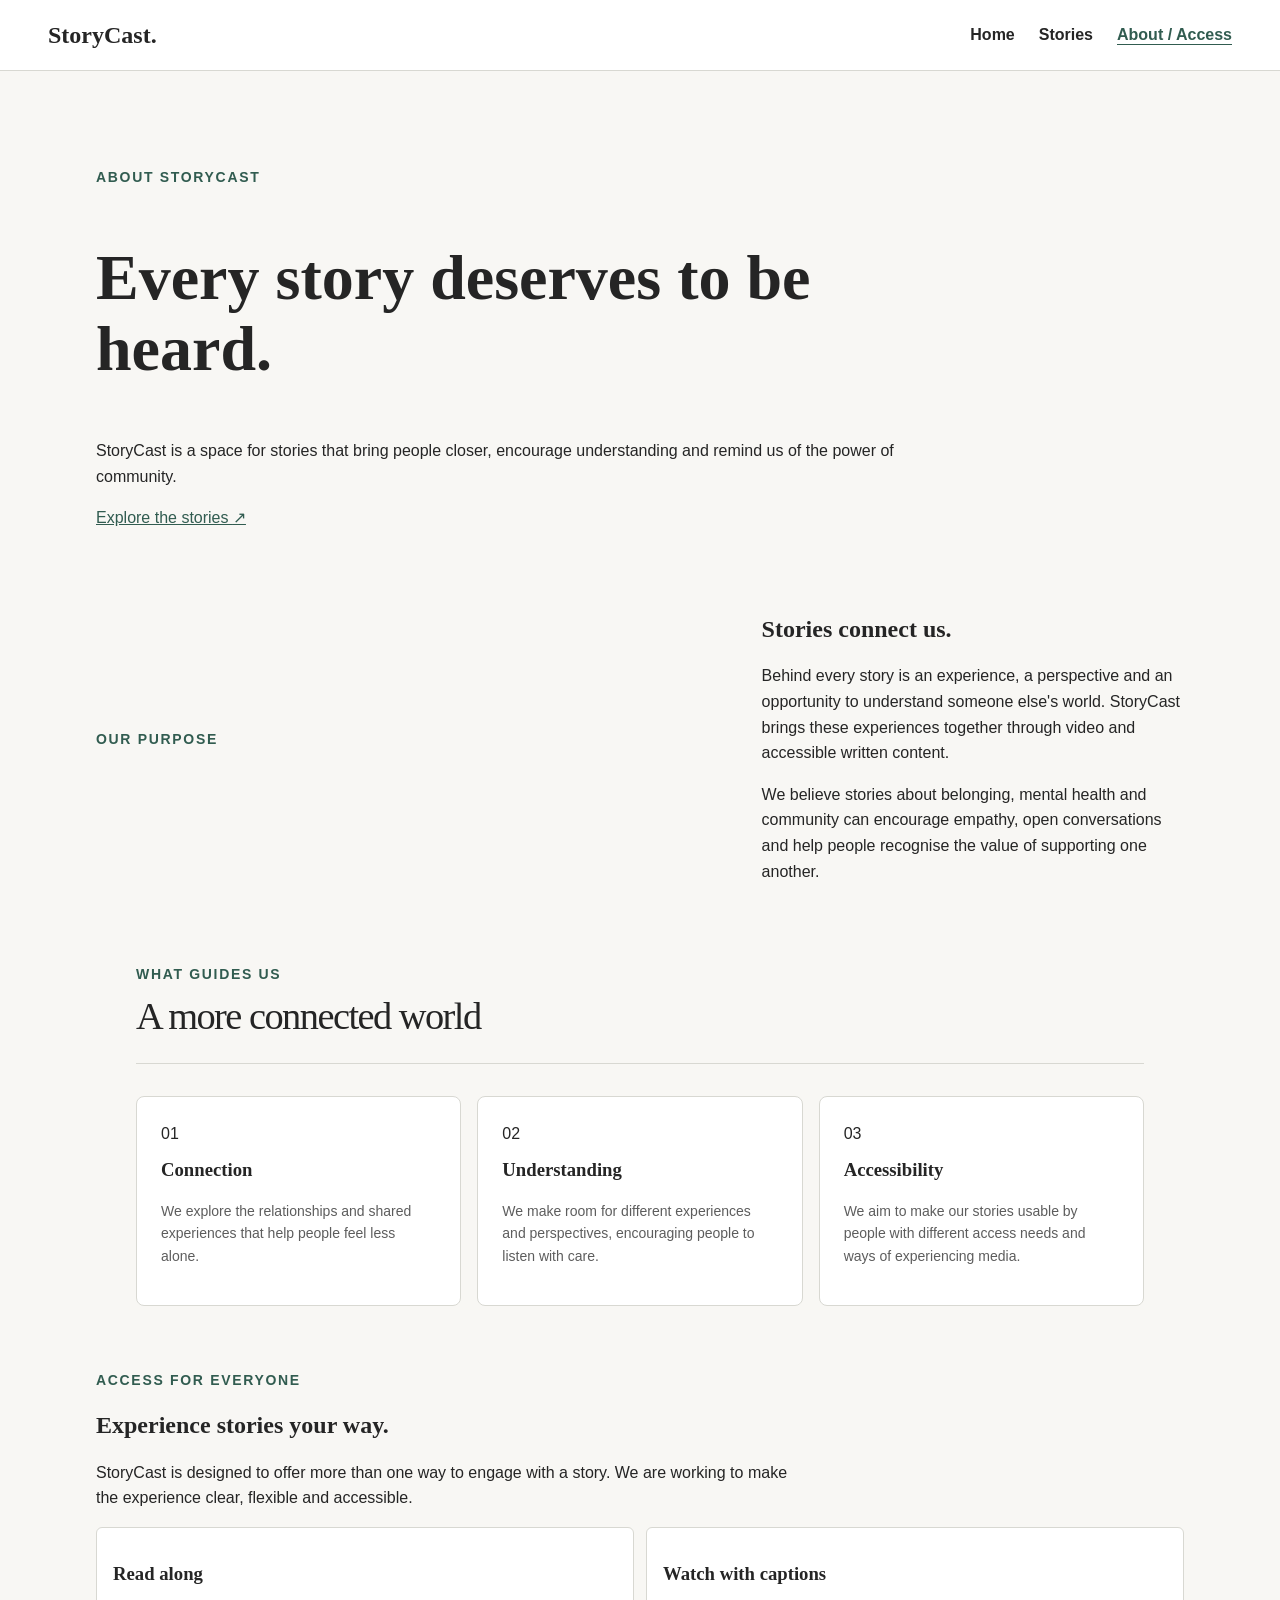
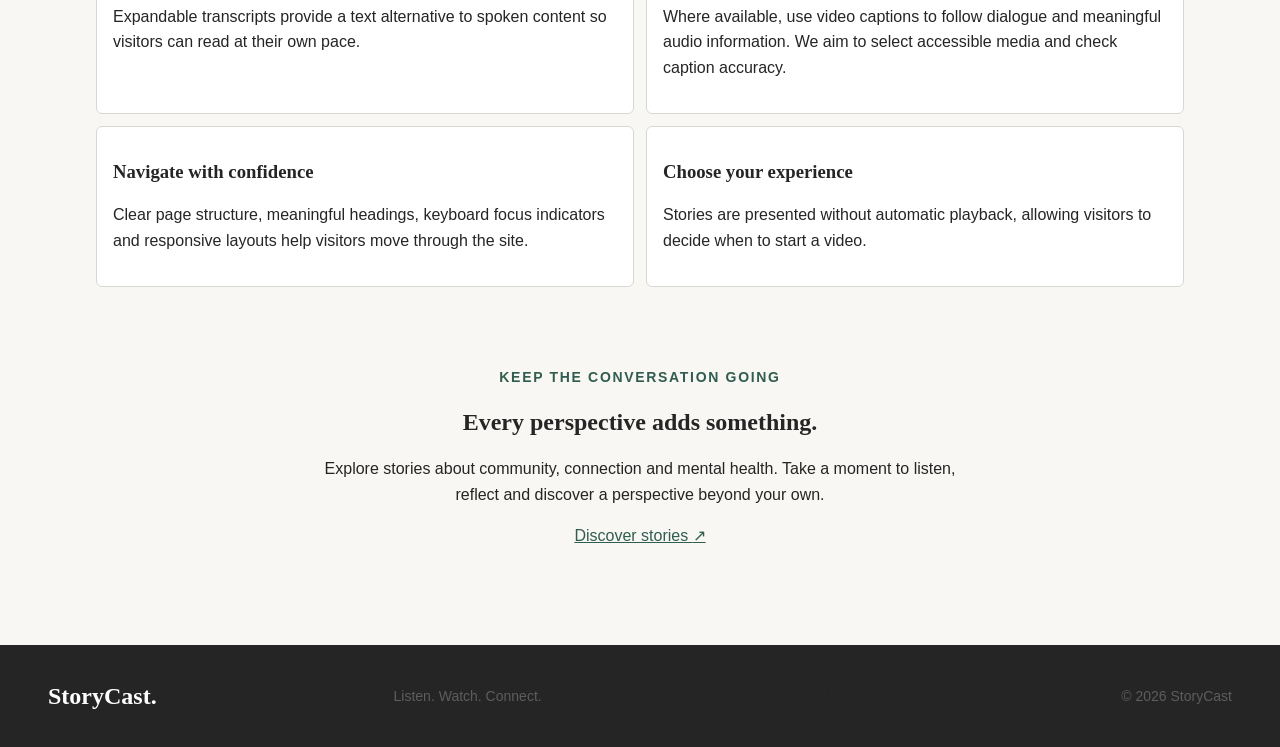
<file: about.html>
<!DOCTYPE html>
<html lang="en">
<head>
  <meta charset="UTF-8">
  <meta name="viewport" content="width=device-width, initial-scale=1.0">
  <meta name="description" content="Discover StoryCast's mission and learn how to access its stories.">
  <title>About &amp; Accessibility — StoryCast</title>
  <link rel="stylesheet" href="css/main.css">
</head>
<body>
  <a class="skip-link" href="#main-content">Skip to main content</a>

  <header class="site-header">
    <div class="container header-inner">
      <a class="site-logo" href="index.html" aria-label="StoryCast home">
        StoryCast<span aria-hidden="true">.</span>
      </a>

      <nav class="site-nav" aria-label="Main navigation">
        <a href="index.html">Home</a>
        <a href="index.html#featured-stories">Stories</a>
        <a href="about.html" aria-current="page">About / Access</a>
      </nav>
    </div>
  </header>

  <main id="main-content" class="site-main">
    <section class="about-hero container" aria-labelledby="about-title">
      <p class="eyebrow">About StoryCast</p>

      <h1 id="about-title">
        Every story deserves to be heard.
      </h1>

      <p class="about-hero__intro">
        StoryCast is a space for stories that bring people closer,
        encourage understanding and remind us of the power of
        community.
      </p>

      <a class="button-link" href="index.html#featured-stories">
        Explore the stories
        <span aria-hidden="true">↗</span>
      </a>
    </section>

    <section class="about-mission container"
             aria-labelledby="mission-title">
      <div class="about-mission__label">
        <p class="eyebrow">Our purpose</p>
      </div>

      <div class="about-mission__content">
        <h2 id="mission-title">Stories connect us.</h2>

        <p>
          Behind every story is an experience, a perspective and
          an opportunity to understand someone else's world.
          StoryCast brings these experiences together through video
          and accessible written content.
        </p>

        <p>
          We believe stories about belonging, mental health and
          community can encourage empathy, open conversations and
          help people recognise the value of supporting one another.
        </p>
      </div>
    </section>

    <section class="about-values"
             aria-labelledby="values-title">
      <div class="container">
        <div class="section-heading">
          <div>
            <p class="eyebrow">What guides us</p>
            <h2 id="values-title">A more connected world</h2>
          </div>
        </div>

        <div class="about-values__grid">
          <article class="about-value">
            <span class="about-value__number"
                  aria-hidden="true">01</span>
            <h3>Connection</h3>
            <p>
              We explore the relationships and shared experiences
              that help people feel less alone.
            </p>
          </article>

          <article class="about-value">
            <span class="about-value__number"
                  aria-hidden="true">02</span>
            <h3>Understanding</h3>
            <p>
              We make room for different experiences and
              perspectives, encouraging people to listen with care.
            </p>
          </article>

          <article class="about-value">
            <span class="about-value__number"
                  aria-hidden="true">03</span>
            <h3>Accessibility</h3>
            <p>
              We aim to make our stories usable by people with
              different access needs and ways of experiencing media.
            </p>
          </article>
        </div>
      </div>
    </section>

    <section class="access-section container"
             aria-labelledby="access-title">
      <div class="access-section__intro">
        <p class="eyebrow">Access for everyone</p>
        <h2 id="access-title">Experience stories your way.</h2>
        <p>
          StoryCast is designed to offer more than one way to
          engage with a story. We are working to make the experience
          clear, flexible and accessible.
        </p>
      </div>

      <div class="access-list">
        <article class="access-item">
          <h3>Read along</h3>
          <p>
            Expandable transcripts provide a text alternative to
            spoken content so visitors can read at their own pace.
          </p>
        </article>

        <article class="access-item">
          <h3>Watch with captions</h3>
          <p>
            Where available, use video captions to follow dialogue
            and meaningful audio information. We aim to select
            accessible media and check caption accuracy.
          </p>
        </article>

        <article class="access-item">
          <h3>Navigate with confidence</h3>
          <p>
            Clear page structure, meaningful headings, keyboard
            focus indicators and responsive layouts help visitors
            move through the site.
          </p>
        </article>

        <article class="access-item">
          <h3>Choose your experience</h3>
          <p>
            Stories are presented without automatic playback,
            allowing visitors to decide when to start a video.
          </p>
        </article>
      </div>
    </section>

    <section class="about-contribute"
             aria-labelledby="contribute-title">
      <div class="container about-contribute__inner">
        <p class="eyebrow">Keep the conversation going</p>

        <h2 id="contribute-title">
          Every perspective adds something.
        </h2>

        <p>
          Explore stories about community, connection and mental
          health. Take a moment to listen, reflect and discover
          a perspective beyond your own.
        </p>

        <a class="button-link"
           href="index.html#featured-stories">
          Discover stories
          <span aria-hidden="true">↗</span>
        </a>
      </div>
    </section>
  </main>

  <footer class="site-footer">
    <div class="container footer-inner">
      <a class="site-logo" href="index.html">
        StoryCast<span aria-hidden="true">.</span>
      </a>

      <p>Listen. Watch. Connect.</p>

      <a href="about.html" aria-current="page">About / Access</a>

      <p class="footer-copyright">&copy; 2026 StoryCast</p>
    </div>
  </footer>
</body>
</html>
</file>
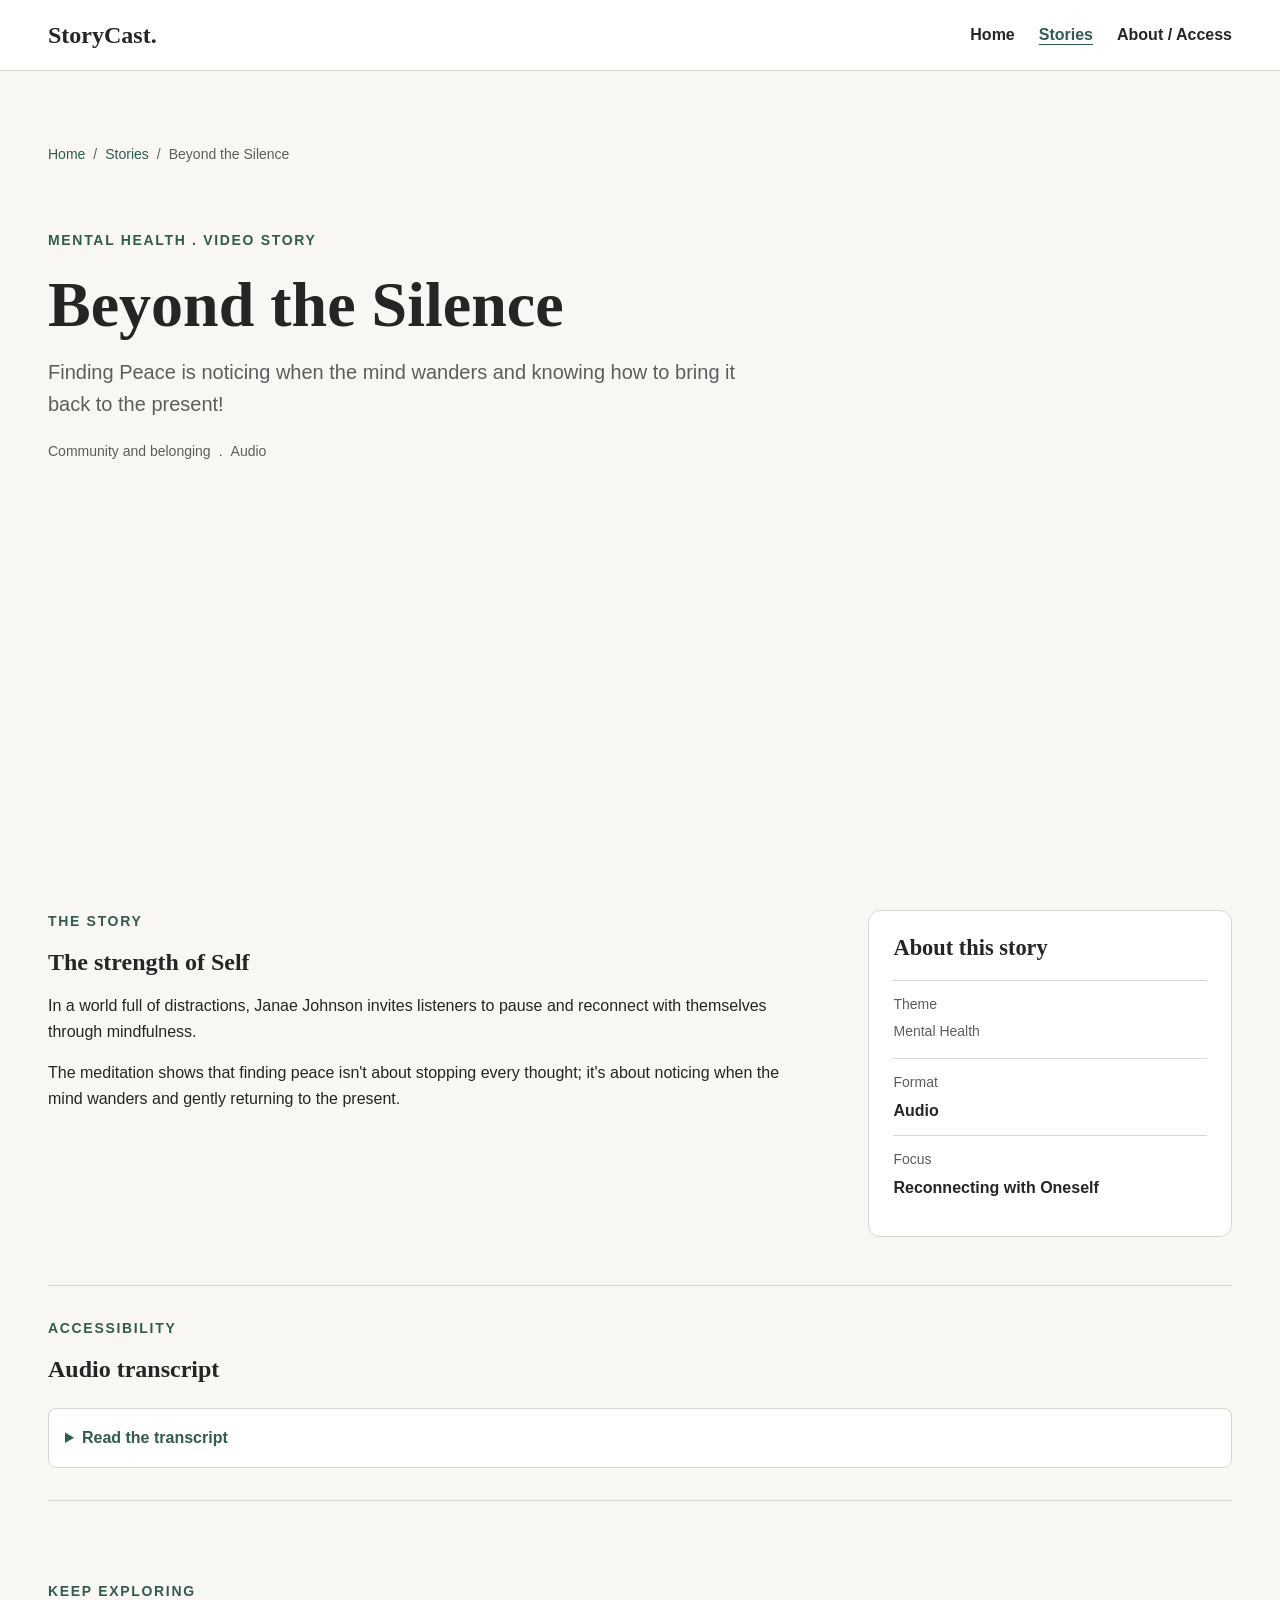
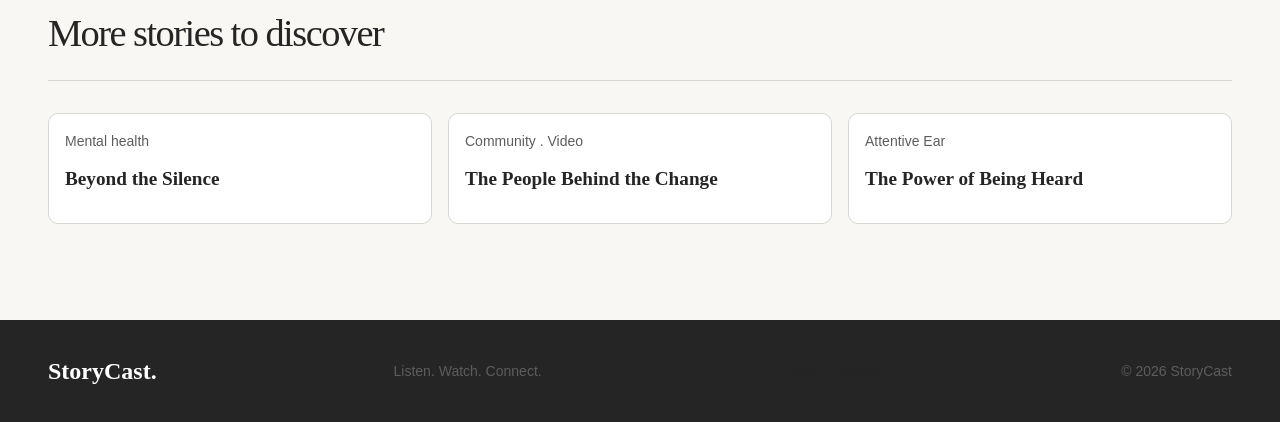
<file: story/beyond-the-silence.html>
<!DOCTYPE html>
<html lang="en">
<head>
    <meta charset="UTF-8">
    <meta name="viewport" content="width=device-width, initial-scale=1.0">

    <meta
        name="description"
        content="Discover Stronger Together, a StoryCast story about community, connection and collective action.">

        <title>Beyond the Silence - StoryCast</title>

        <link rel="stylesheet" href="../css/main.css">
</head>

<body>
    <a class="skip-link" href="#main-content">Skip to main content</a>

    <header class="site-header">
        <div class="container header-inner">
            <a class="site-logo" href="../index.html" aria-label="StoryCast home">
                StoryCast<span aria-hidden="true">.</span>
            </a>

            <nav class="site-nav" aria-label="Main Navigation">
                <a href="../index.html">Home</a>
                <a href="../index.html#featured-stories" aria-current="page">Stories</a>
                <a href="../about.html">About / Access</a>
            </nav>
        </div>
    </header>

    <main id="main-content" class="site-main">

        <nav class="container breadcrumb" aria-label="Breadcrumb">
            <a href="../index.html">Home</a>
            <span aria-hidden="true">/</span>
            <a href="../inde.html#featured-stories">Stories</a>
            <span aria-hidden="true">/</span>
            <span aria-current="page">Beyond the Silence</span>
        </nav>

        <article class="story-detail container">
            
            <header class="story-detail__header">
                <p class="eyebrow">Mental Health . Video story</p>

                <h1>Beyond the Silence</h1>

                <p class="story-detail__intro">
                    Finding Peace is noticing when the mind wanders and knowing how to bring it back to the present!</p>

                <div class="story-meta">
                    <span>Community and belonging</span>
                    <span aria-hidden="true">.</span>
                    <span> Audio</span>
                </div>
            </header>

            <section class="story-media" aria-labelledy="media-heading">
                <h2 id="media-heading" class="visually-hidden"> Listen to the audio</h2>

                 <!-- audio -->
                <div class="audio-player">

                    <iframe
                    data-testid="embed-iframe" style="border-radius:12px" src="https://open.spotify.com/embed/episode/7CPByp7fG2Q4NaJw6ZO3Di?utm_source=generator&si=d06164adb557413d" width="100%" height="352" frameBorder="0" allowfullscreen="" allow="autoplay; clipboard-write; encrypted-media; fullscreen; picture-in-picture" loading="lazy"></iframe>
            </section>

            <div class="story-detail__body">
                <section class="story-narrative" aria-hidden="about-story">
                    <p class="eyebrow"> The story</p>
                    <h2 id="about-story">The strength of Self</h2>

                    <p>
                        In a world full of distractions, Janae Johnson invites listeners to pause 
                        and reconnect with themselves through mindfulness.
                    </p>

                    <p>
                        The meditation shows that finding peace isn't about stopping every thought; 
                        it's about noticing when the mind wanders and gently returning to the present.
                    </p>
                </section>

                <aside class="story-sidebar" aria-label="Story information">
                    <h2> About this story</h2>

                    <dl class="story-facts">
                        <div>
                            <dt> Theme</dt>
                            <dt> Mental Health</dt>
                        </div>
                        
                        <div>
                            <dt>Format</dt>
                            <dd>Audio</dd>
                        </div>

                        <div>
                            <dt>Focus</dt>
                            <dd>Reconnecting with Oneself</dd>
                        </div>
                    </dl>
                </aside>
            </div>

            <section class="transcript-section" aria-labelledby="transcript-heading">
                <p class="eyebrow">Accessibility</p>
                <h2 id="transcript-heading">Audio transcript</h2>


                <details class="transcript-details">
                    <summary> Read the transcript</summary>

                    <div class="transcript-content">
                        <h3>Speaker 1: Introduction</h3>

                        <p>
                            Hello and welcome to 12 Minute Meditation, a weekly podcast from
                            Mindful that offers mindfulness meditations backed by neuroscience.
                        </p>

                        <p>I'm Siri Myram, editor at Mindful.</p>

                        <p>Our guest this week is Janae Johnson.</p>

                        <p>
                            She brings us a meditation based on what she calls Staying on the Spot.
                        </p>

                        <p>
                            This practice is designed to help you notice when your thoughts
                            wander, come back to the moment without judgement or anxiety, and
                            hone your attention in meditation so that you can carry that skill
                            over into daily life.
                        </p>

                        <p>
                            Janae Johnson is a certified professional, Co active coach, racial
                            healing and emotional intelligence educator, and a heart math
                            facilitator.
                        </p>

                        <p>Ready to practice?</p>

                        <p>Here's Janae Johnson.</p>

                        <h3>Speaker 2: Staying on the Spot Meditation</h3>

                        <p>Welcome.</p>

                        <p>My name is Janae Johnson.</p>

                        <p>
                            I'm the founder of The Right Within Experience, where we herald and
                            celebrate the power of reclamation and the spirit of Sankofa and a
                            Dinkra symbol and a con word from Ghana that essentially means go
                            back and get it.
                        </p>

                        <p>
                            Our time together is to support you in reclaiming the disparate
                            pieces of yourself, calling yourself back to yourself so that you
                            can have the life of clarity, calm, and well-being that you desire.
                        </p>

                        <p>Today we will work with the concept of staying on the spot.</p>

                        <p>
                            What that means is practicing to stay with yourself in the
                            meditation experience so that you can more consistently do so in
                            daily life, returning to yourself whenever you notice but your mind
                            is wandering.
                        </p>

                        <p>Simply put, it is training your attention to come home to yourself.</p>

                        <p>
                            In our world, there are so many temptations to leave ourselves and
                            what is really important to our well-being and get distracted and
                            sucked into another world.
                        </p>

                        <p>
                            Staying on the spot is a lot like minding the business that belongs
                            to you, tending your own garden, making the soup that tastes really
                            good to you.
                        </p>

                        <p>
                            We will use our meditation practice to cultivate being with
                            ourselves on our own behalf.
                        </p>

                        <p>Let's begin.</p>

                        <p>
                            Find a comfortable way to sit back straight, not tight, alert but
                            relaxed.
                        </p>

                        <p>Hands folded on your lap or gently resting on your thighs.</p>

                        <p>
                            Let's just be here and now. close your eyes or drop your gaze.
                        </p>

                        <p>Hmm?</p>

                        <p>Notice your breath.</p>

                        <p>
                            We will treat the breath like a welcoming mat, reminding us to come
                            home to ourselves.
                        </p>

                        <p>Reminding us that we are welcomed here.</p>

                        <p>
                            If your mind begins to wander, that is exactly what we want to notice.
                        </p>

                        <p>
                            Notice and then return to the welcome home mat, bringing your
                            attention back to the breath.
                        </p>

                        <p>Breathing in and out.</p>

                        <p>Relax your jaw, relax your forehead, follow your breath.</p>

                        <p>
                            To help you stay with your breaths, you can say breathing in,
                            breathing out, or you can count to 10 on every exhale.
                        </p>

                        <p>And when you fall off, simply start again.</p>

                        <p>The key here is to bring yourself home.</p>

                        <p>Don't stay out all night.</p>

                        <p>Come back to the spot.</p>

                        <p>Stay on the spot.</p>

                        <p>This is your home base.</p>

                        <p>Stay with your breath.</p>

                        <p>Let's sit for a few minutes.</p>

                        <p>Bring your mind back to your breath.</p>

                        <p>
                            If your thoughts wander, come back to the breath on the next breath,
                            gently and easily with hand on chest.
                        </p>

                        <p>
                            Thank yourself for being with yourself, for exploring what it's like
                            to stay on the spot.
                        </p>

                        <p>
                            Once again, when the mind wanders, notice the distraction and then
                            gently and easily bring your mind back to the breath.
                        </p>

                        <p>
                            This is called meta attention.
                        </p>

                        <p>It's paying attention to how I'm paying attention.</p>

                        <p>
                            Continue to breathe now gently and easily open your eyes and return
                            to the space.
                        </p>

                        <p>Thank you, you are home.</p>

                        <p>
                            Until next time, practice eyes closed or gaze drop, sitting still,
                            bringing your attention to the breath.
                        </p>

                        <p>
                            When the mind wanders, come back to the spot, the welcome mat of
                            the breath.
                        </p>

                        <h3>Speaker 1: Closing</h3>

                        <p>
                            Thank you for joining us for this episode of 12 Minute Meditation
                            from Mindful.
                        </p>

                        <p>I hope you enjoyed practicing with us today.</p>

                    </div>
                </details>
            </section>
        </article>

        <section class="related-stories container" aria-labelledby="related-heading">
            <div class="section-heading">
                <div>
                    <p class="eyebrow">Keep exploring</p>
                    <h2 id="related-heading"> More stories to discover</h2>
                </div>
            </div>

            <div class="related-story-links">
                <a href="beyond-the-silence.html">
                    <span> Mental health </span>
                    <strong>Beyond the Silence</strong>
                    <span aria-hidden="true"></span>
                </a>

                <a href="the-people-behind-the-change.html">
                    <span>Community . Video</span>
                    <strong>The People Behind the Change</strong>
                    <span aria-hidden="true"></span>
                </a>

                <a href="the-power-of-being-heard.html">
                    <span> Attentive Ear</span>
                    <strong>The Power of Being Heard</strong>
                    <span aria-hidden="true"></span>
                </a>
            </div>
        </section>
    </main>

    <footer class="site-footer">
        <div class="container footer-inner">
            <a class="site-logo" href="../index.html">
                StoryCast<span aria-hidden="true">.</span>
            </a>

            <p> Listen. Watch. Connect.</p>

            <a href="../about.html">About / Access</a>

            <p class="footer-copyright">&copy; 2026 StoryCast</p>
        </div>
    </footer>

</body>
</html>
</file>
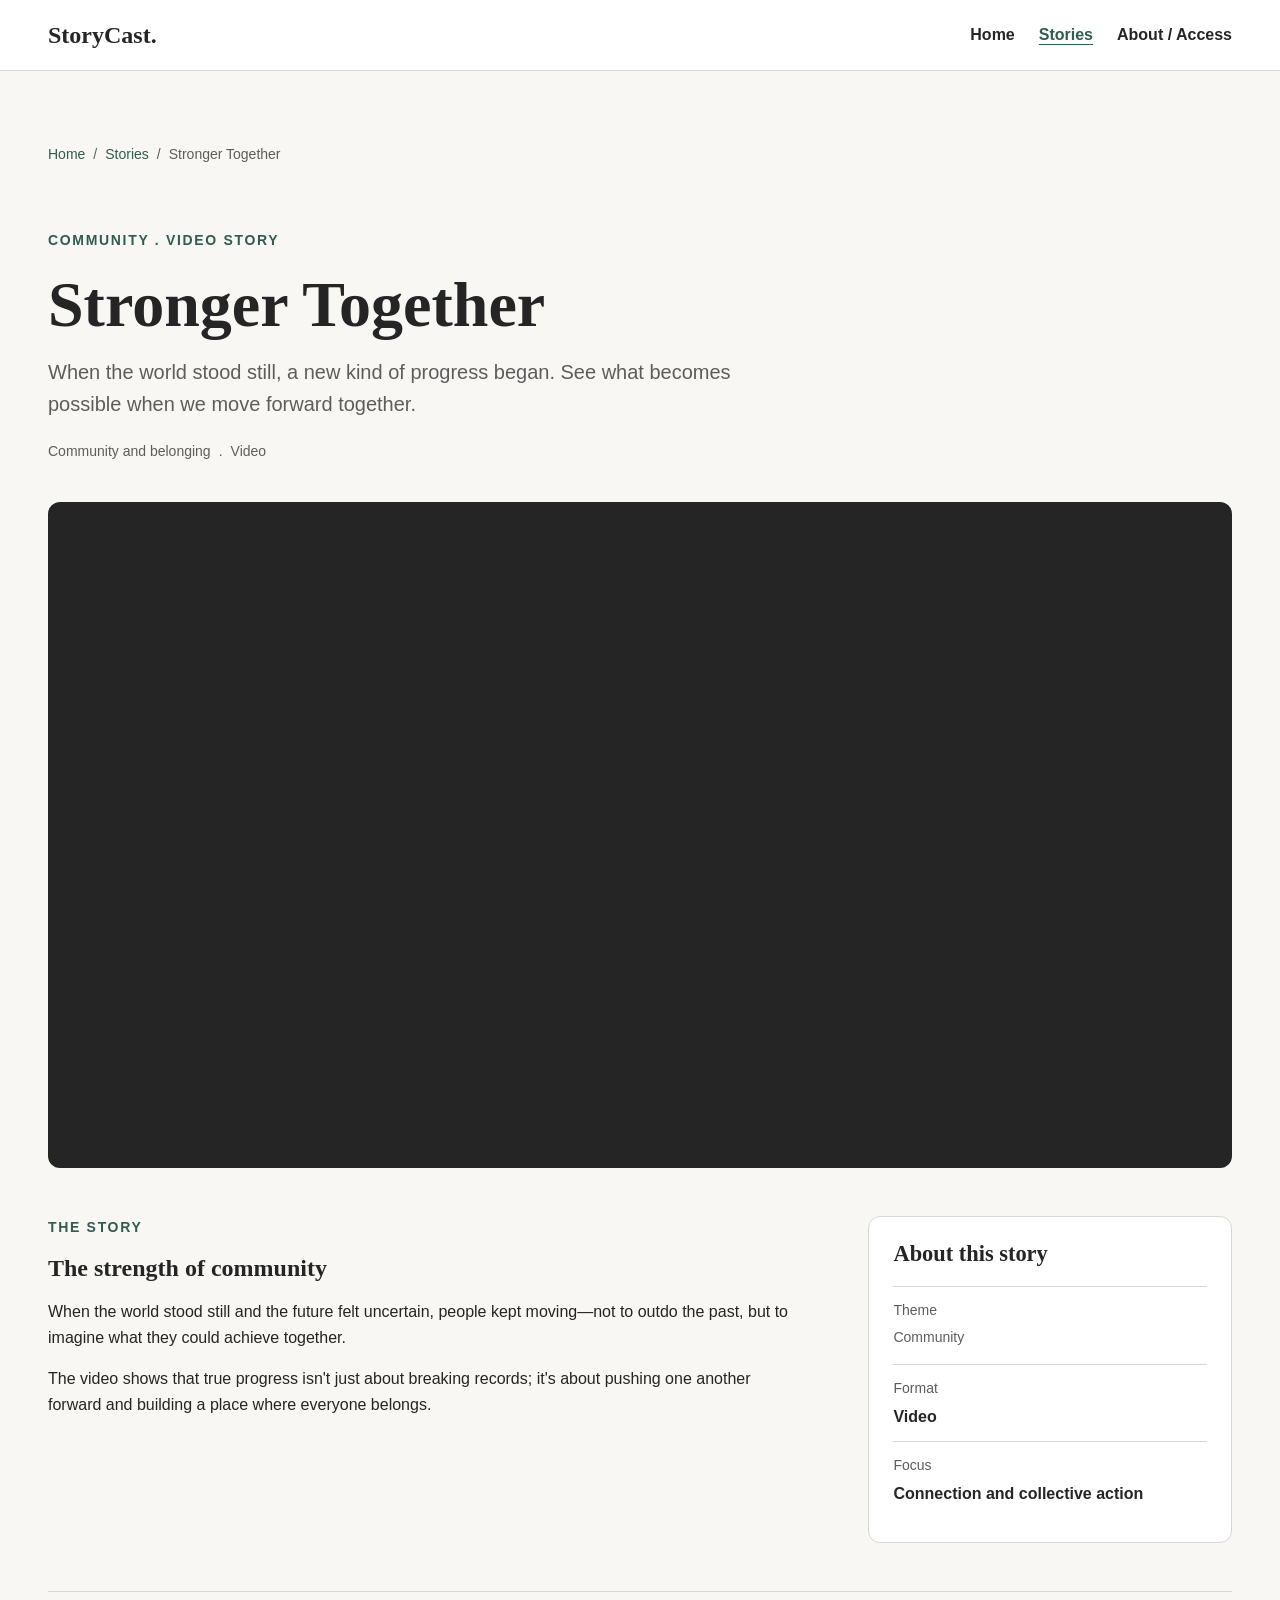
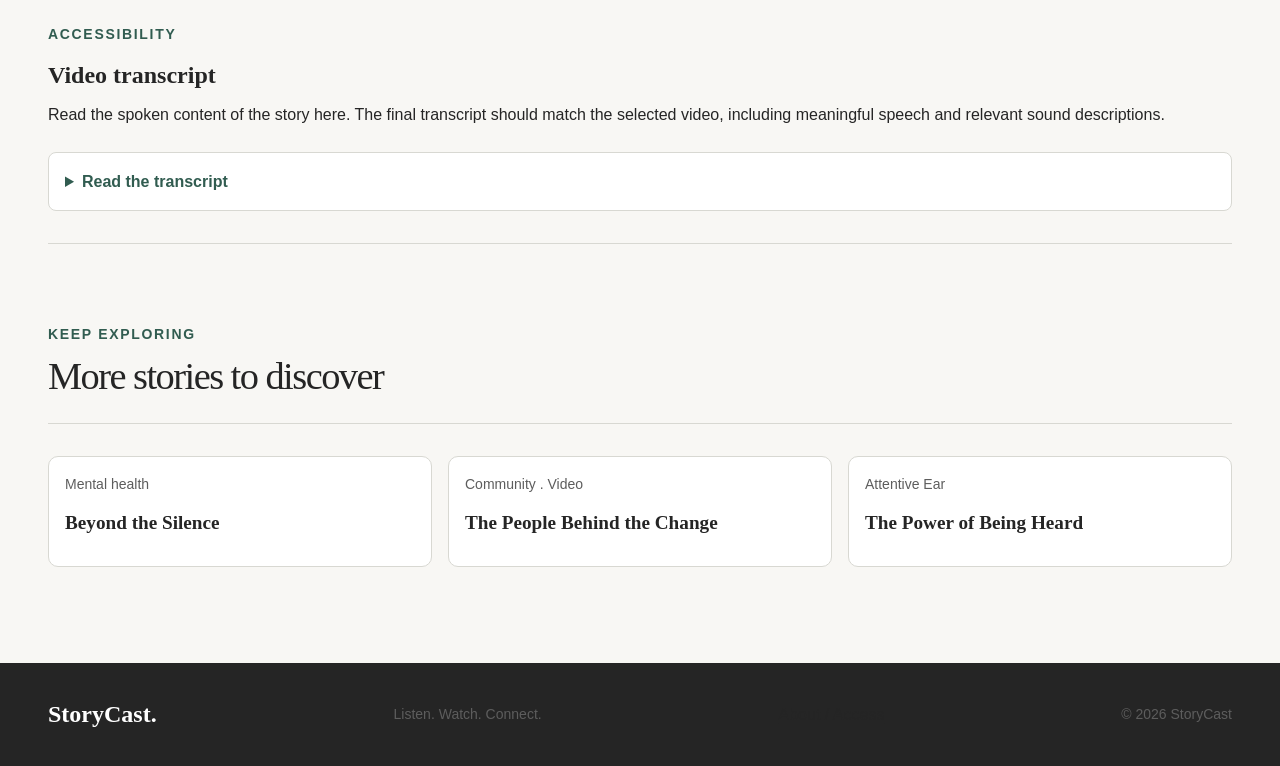
<file: story/stronger-together.html>
<!DOCTYPE html>
<html lang="en">
<head>
    <meta charset="UTF-8">
    <meta name="viewport" content="width=device-width, initial-scale=1.0">

    <meta
        name="description"
        content="Discover Stronger Together, a StoryCast story about community, connection and collective action.">

        <title>Stronger Together - StoryCast</title>

        <link rel="stylesheet" href="../css/main.css">
</head>

<body>
    <a class="skip-link" href="#main-content">Skip to main content</a>

    <header class="site-header">
        <div class="container header-inner">
            <a class="site-logo" href="../index.html" aria-label="StoryCast home">
                StoryCast<span aria-hidden="true">.</span>
            </a>

            <nav class="site-nav" aria-label="Main Navigation">
                <a href="../index.html">Home</a>
                <a href="../index.html#featured-stories" aria-current="page">Stories</a>
                <a href="../about.html">About / Access</a>
            </nav>
        </div>
    </header>

    <main id="main-content" class="site-main">

        <nav class="container breadcrumb" aria-label="Breadcrumb">
            <a href="../index.html">Home</a>
            <span aria-hidden="true">/</span>
            <a href="../inde.html#featured-stories">Stories</a>
            <span aria-hidden="true">/</span>
            <span aria-current="page">Stronger Together</span>
        </nav>

        <article class="story-detail container">
            
            <header class="story-detail__header">
                <p class="eyebrow">Community . Video story</p>

                <h1>Stronger Together</h1>

                <p class="story-detail__intro">
                    When the world stood still, a new kind of progress began. See what becomes possible when we move forward together.
                </p>

                <div class="story-meta">
                    <span>Community and belonging</span>
                    <span aria-hidden="true">.</span>
                    <span> Video</span>
                </div>
            </header>

            <section class="story-media" aria-labelledy="media-heading">
                <h2 id="media-heading" class="visually-hidden"> Watch the story</h2>

                 <!-- video -->
                <div class="video-embed">

                    <iframe
                    width="560" height="315" src="https://www.youtube.com/embed/sHXcWvZr-9c?si=-LTzqbmIpInPODum" title="Stronger Together - a community story" frameborder="0" allow="accelerometer; autoplay; clipboard-write; encrypted-media; gyroscope; picture-in-picture; web-share" referrerpolicy="strict-origin-when-cross-origin" allowfullscreen></iframe>
                </div>
            </section>

            <div class="story-detail__body">
                <section class="story-narrative" aria-hidden="about-story">
                    <p class="eyebrow"> The story</p>
                    <h2 id="about-story">The strength of community</h2>

                    <p>
                        When the world stood still and the future felt uncertain, people kept moving—not to outdo the past, 
                        but to imagine what they could achieve together.
                    </p>

                    <p>
                        The video shows that true progress isn't just about breaking records; 
                        it's about pushing one another forward and building a place where everyone belongs.
                    </p>
                </section>

                <aside class="story-sidebar" aria-label="Story information">
                    <h2> About this story</h2>

                    <dl class="story-facts">
                        <div>
                            <dt> Theme</dt>
                            <dt> Community</dt>
                        </div>
                        
                        <div>
                            <dt>Format</dt>
                            <dd>Video</dd>
                        </div>

                        <div>
                            <dt>Focus</dt>
                            <dd>Connection and collective action</dd>
                        </div>
                    </dl>
                </aside>
            </div>

            <section class="transcript-section" aria-labelledby="transcript-heading">
                <p class="eyebrow">Accessibility</p>
                <h2 id="transcript-heading">Video transcript</h2>

                <p>
                    Read the spoken content of the story here. The final transcript should match the selected video, including meaningful speech and relevant sound descriptions.
                </p>

                <details class="transcript-details">
                    <summary> Read the transcript</summary>

                    <div class="transcript-content">
                        <h3>Chapter 1: The Postponement</h3>

                        <p>
                            The inevitable has finally been confirmed: next year's Olympics have been postponed.
                        </p>

                        <p>
                            When the world stood still, the future uncertain, we kept moving.
                        </p>

                        <p>
                            Competing against ghosts. Of ourselves. Of history.
                        </p>

                        <p>
                            But we know progress isn't forged in the shadows. The gains made in darkness advance no one unless they are carried into the light.
                        </p>

                        <p>
                            The world only moves forward when we move together. This isn't about breaking records, but building a place for everyone.
                        </p>

                        <p>
                            Regardless of who they are, where they're from, or how they shine.
                        </p>

                        <h3>Chapter 2: Moving Forward Together</h3>

                        <p>
                            It's about going to the edge of possibility and seeing what's on the other side. Together.
                        </p>

                        <p>
                            Because no matter how hard—or how far—we push ourselves, we can never go further than when we push each other.
                        </p>

                        <p>
                            Alone, we are small. But together, we become giants.
                        </p>

                    </div>
                </details>
            </section>
        </article>

        <section class="related-stories container" aria-labelledby="related-heading">
            <div class="section-heading">
                <div>
                    <p class="eyebrow">Keep exploring</p>
                    <h2 id="related-heading"> More stories to discover</h2>
                </div>
            </div>

            <div class="related-story-links">
                <a href="beyond-the-silence.html">
                    <span> Mental health </span>
                    <strong>Beyond the Silence</strong>
                    <span aria-hidden="true"></span>
                </a>

                <a href="the-people-behind-the-change.html">
                    <span>Community . Video</span>
                    <strong>The People Behind the Change</strong>
                    <span aria-hidden="true"></span>
                </a>

                <a href="the-power-of-being-heard.html">
                    <span> Attentive Ear</span>
                    <strong>The Power of Being Heard</strong>
                    <span aria-hidden="true"></span>
                </a>
            </div>
        </section>
    </main>

    <footer class="site-footer">
        <div class="container footer-inner">
            <a class="site-logo" href="../index.html">
                StoryCast<span aria-hidden="true">.</span>
            </a>

            <p> Listen. Watch. Connect.</p>

            <a href="../about.html">About / Access</a>

            <p class="footer-copyright">&copy; 2026 StoryCast</p>
        </div>
    </footer>

</body>
</html>
</file>
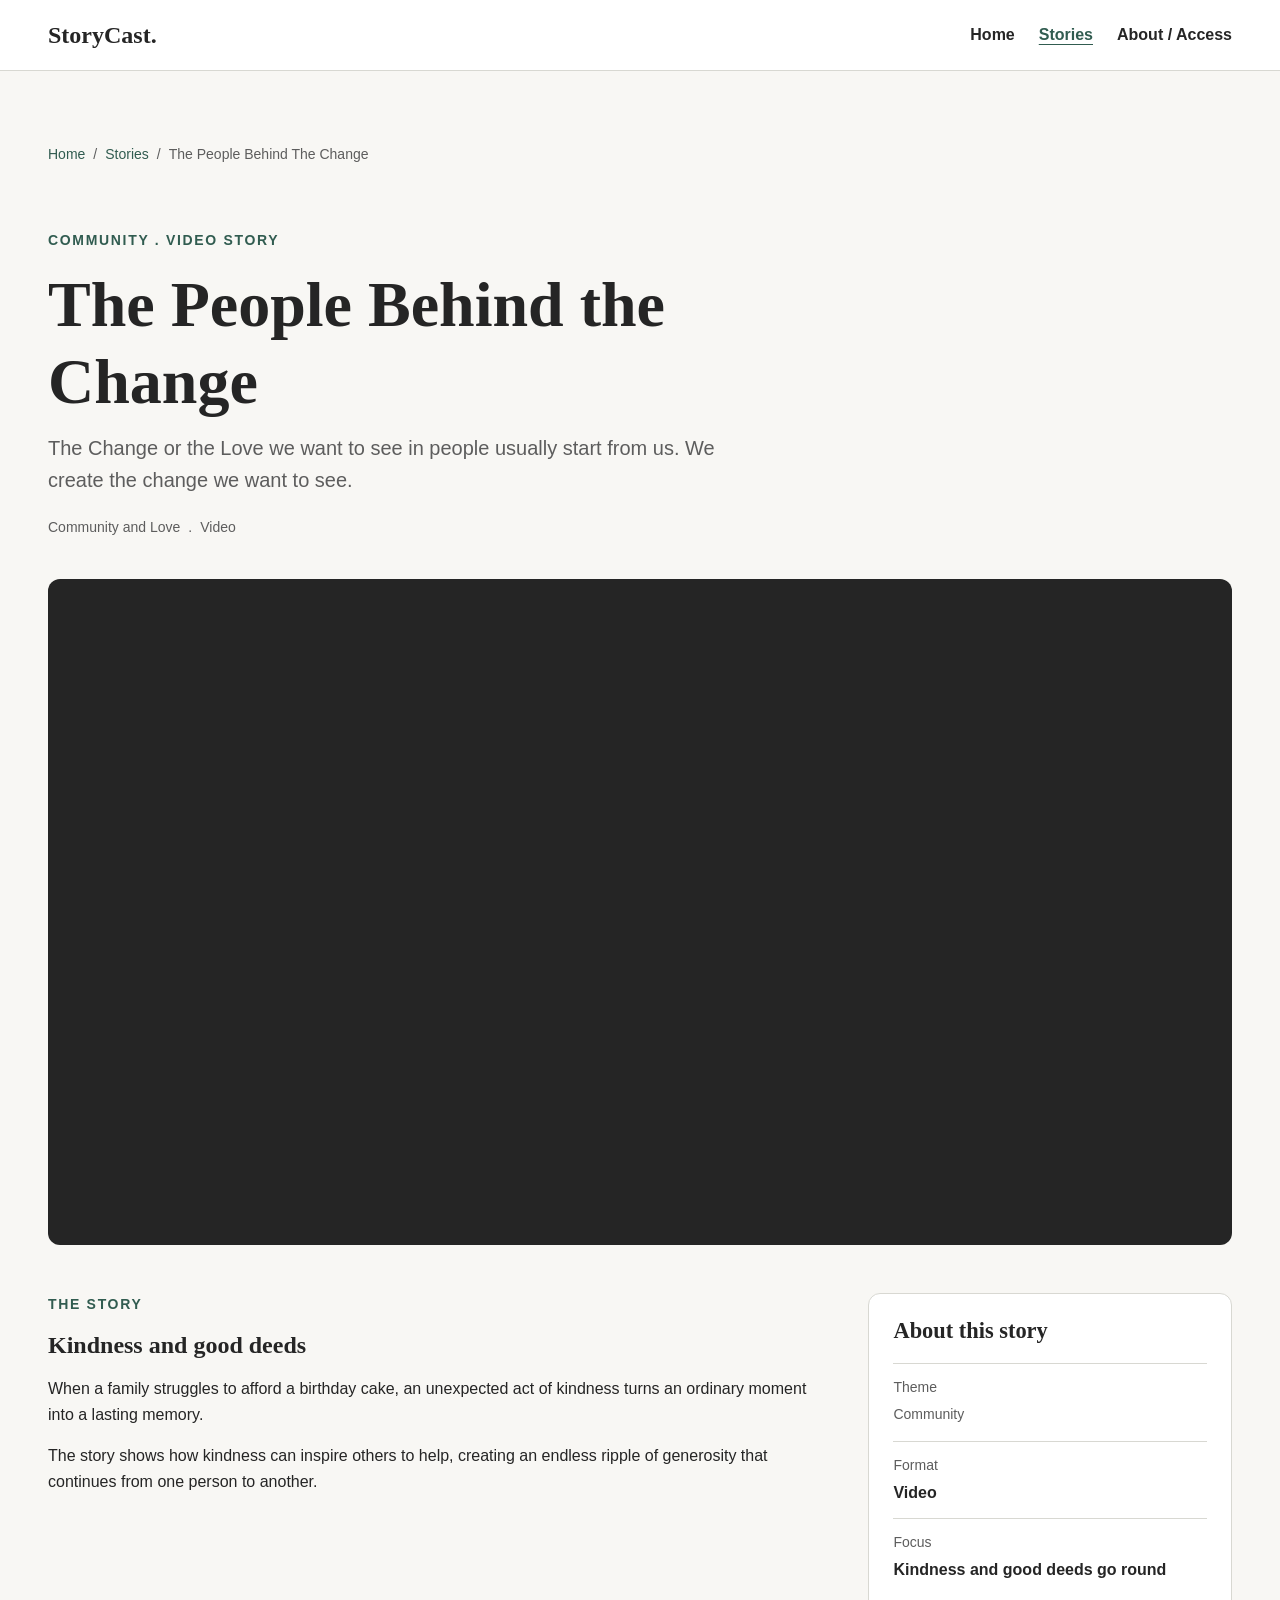
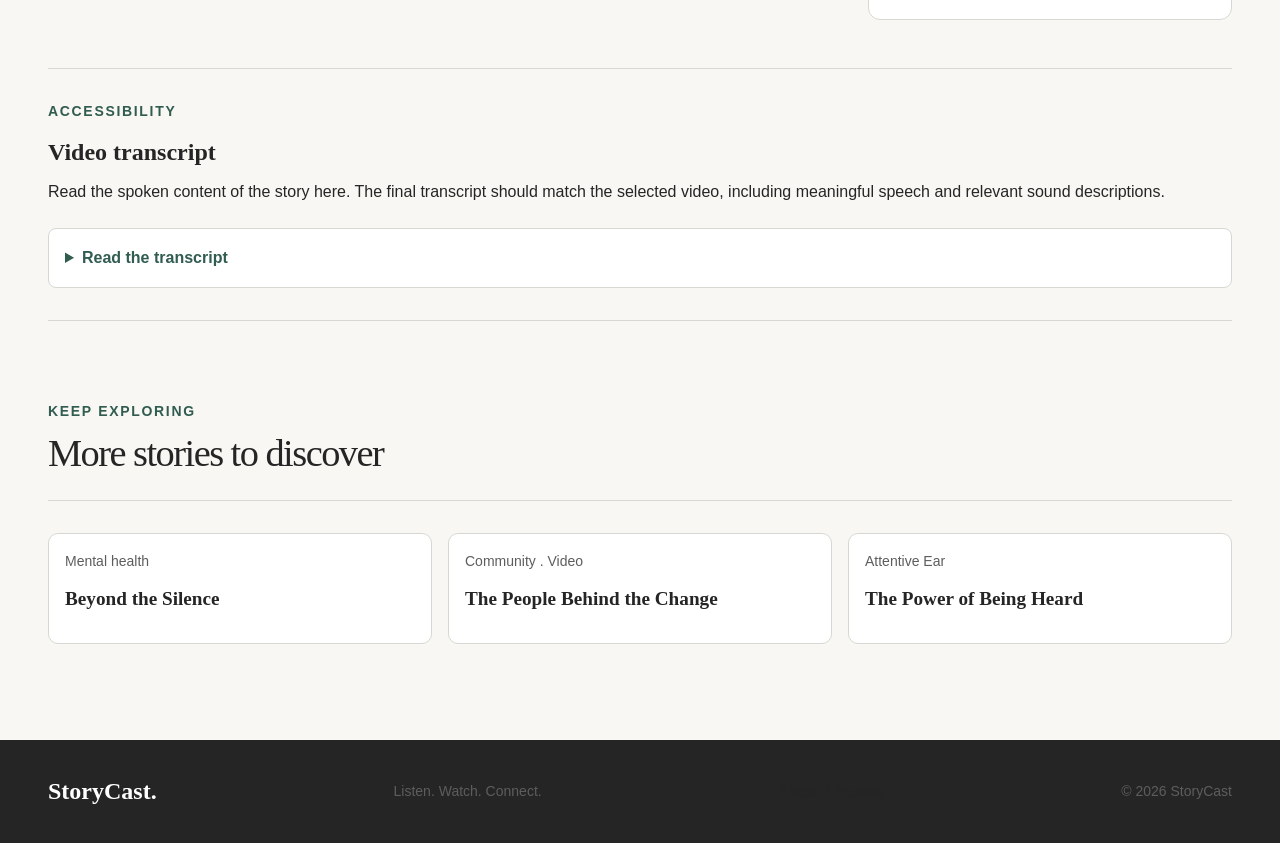
<file: story/the-people-behind-the-change.html>
<!DOCTYPE html>
<html lang="en">
<head>
    <meta charset="UTF-8">
    <meta name="viewport" content="width=device-width, initial-scale=1.0">

    <meta
        name="description"
        content="Discover Stronger Together, a StoryCast story about community, connection and collective action.">

        <title>Stronger Together - StoryCast</title>

        <link rel="stylesheet" href="../css/main.css">
</head>

<body>
    <a class="skip-link" href="#main-content">Skip to main content</a>

    <header class="site-header">
        <div class="container header-inner">
            <a class="site-logo" href="../index.html" aria-label="StoryCast home">
                StoryCast<span aria-hidden="true">.</span>
            </a>

            <nav class="site-nav" aria-label="Main Navigation">
                <a href="../index.html">Home</a>
                <a href="../index.html#featured-stories" aria-current="page">Stories</a>
                <a href="../about.html">About / Access</a>
            </nav>
        </div>
    </header>

    <main id="main-content" class="site-main">

        <nav class="container breadcrumb" aria-label="Breadcrumb">
            <a href="../index.html">Home</a>
            <span aria-hidden="true">/</span>
            <a href="../inde.html#featured-stories">Stories</a>
            <span aria-hidden="true">/</span>
            <span aria-current="page">The People Behind The Change</span>
        </nav>

        <article class="story-detail container">
            
            <header class="story-detail__header">
                <p class="eyebrow">Community . Video story</p>

                <h1>The People Behind the Change</h1>

                <p class="story-detail__intro">
                    The Change or the Love we want to see in people usually start from us. We create the change we want to see.
                </p>

                <div class="story-meta">
                    <span>Community and Love</span>
                    <span aria-hidden="true">.</span>
                    <span> Video</span>
                </div>
            </header>

            <section class="story-media" aria-labelledy="media-heading">
                <h2 id="media-heading" class="visually-hidden"> Watch the story</h2>

                 <!-- video -->
                <div class="video-embed">

                    <iframe
                    width="560" height="315" src="https://www.youtube.com/embed/QMnEP2DYfmI?si=hZvqx3tywm2YpwVK" title="YouTube video player" frameborder="0" allow="accelerometer; autoplay; clipboard-write; encrypted-media; gyroscope; picture-in-picture; web-share" referrerpolicy="strict-origin-when-cross-origin" allowfullscreen></iframe>
                </div>
            </section>

            <div class="story-detail__body">
                <section class="story-narrative" aria-hidden="about-story">
                    <p class="eyebrow"> The story</p>
                    <h2 id="about-story">Kindness and good deeds</h2>

                    <p>
                        When a family struggles to afford a birthday cake, 
                        an unexpected act of kindness turns an ordinary moment into a lasting memory.
                    </p>

                    <p>
                        The story shows how kindness can inspire others to help, 
                        creating an endless ripple of generosity that continues from one person to another.
                    </p>
                </section>

                <aside class="story-sidebar" aria-label="Story information">
                    <h2> About this story</h2>

                    <dl class="story-facts">
                        <div>
                            <dt> Theme</dt>
                            <dt> Community</dt>
                        </div>
                        
                        <div>
                            <dt>Format</dt>
                            <dd>Video</dd>
                        </div>

                        <div>
                            <dt>Focus</dt>
                            <dd>Kindness and good deeds go round</dd>
                        </div>
                    </dl>
                </aside>
            </div>

            <section class="transcript-section" aria-labelledby="transcript-heading">
                <p class="eyebrow">Accessibility</p>
                <h2 id="transcript-heading">Video transcript</h2>

                <p>
                    Read the spoken content of the story here. The final transcript should match the selected video, including meaningful speech and relevant sound descriptions.
                </p>

                <details class="transcript-details">
                    <summary> Read the transcript</summary>

                    <div class="transcript-content">
                        <h3>Chapter 1: The Birthday Dilemma</h3>

                        <p>Yeah, I have this.</p>

                        <p>[Music]</p>
                        <p>[Music]</p>

                        <p>No.</p>

                        <p>[Music]</p>

                        <p>Why don't you get something special for</p>

                        <p>[Music]</p>

                        <p>Grandpa.</p>

                        <p>[Music]</p>

                        <h3>Chapter 2: A Stranger's Act of Kindness</h3>

                        <p>I'm sorry, can I return cake please?</p>

                        <p>Sure, yes.</p>

                        <p>I want the cake please.</p>

                        <p>I won't ask for anything else next time, okay?</p>

                        <p>When we can afford it.</p>

                        <p>Last time you said</p>

                        <p>[Music]</p>

                        <p>Hey, hey, hey. Hello, this is for you.</p>

                        <p>I know we cannot accept it.</p>

                        <p>Would you please?</p>

                        <p>There's no reason for you to buy the cake for us.</p>

                        <p>Well, when I was seven, my mother wanted</p>

                        <p><em>[Flashback: A memory from the past]</em></p>

                        <p>to buy me a cake.</p>

                        <p>By the counter, we didn't have enough.</p>

                        <p>Can we get something else?</p>

                        <p>It's my birthday today.</p>

                        <p>Can I choose my own cake please?</p>

                        <p>I'm sorry.</p>

                        <p>Then there's this man.</p>

                        <p>I've never met him before.</p>

                        <h3>Chapter 3: Memories of the Past</h3>

                        <p>[Music]</p>

                        <p>Yes, have the cake.</p>

                        <p>Happy birthday.</p>

                        <p>I didn't know his name.</p>

                        <p>I never got a chance to say thank you.</p>

                        <p>I've never forgotten about him.</p>

                        <p>The man in the queue.</p>

                        <p>Thank you.</p>

                        <p>No, thank you.</p>

                        <p>Can I have your contact number?</p>

                        <p>Let me repay you when we have the money.</p>

                        <p>Promise me something, okay?</p>

                        <p>Someday, when you're able to help somebody, you will do it.</p>

                        <p>May I know your name, mister?</p>

                        <p>Well, I'm the man in the queue.</p>

                        <p>[Music]</p>

                        <h3>Chapter 4: Paying It Forward</h3>

                        <p>I chose this cake for your birthday.</p>

                        <p>Wow, this is my favorite.</p>

                        <p>Thank you.</p>

                        <p>Let's go and put some candles.</p>

                        <p>Oh, okay.</p>

                        <p>You shouldn't have spent the money.</p>

                        <p>Actually, a kind man come and paid for it.</p>

                        <p>He gave me this.</p>
                        <p><em>[Flashback: A memory from the past]</em></p>

                        <p>No, please write down your address.</p>

                        <p>I'll bring the money back to you later.</p>

                        <p>[Music]</p>

                        <p>A simple act of caring creates an endless ripple.</p>

                        <p>[Music]</p>
                        <p><em>[Flashback: A memory from the past]</em></p>

                        <p>Thank you.</p>

                        <p>[Music]</p>

                        <p>Happy Birthday.</p>

                        <p>[Music]</p>

                        <p>You.</p>

                    </div>
                </details>
            </section>
        </article>

        <section class="related-stories container" aria-labelledby="related-heading">
            <div class="section-heading">
                <div>
                    <p class="eyebrow">Keep exploring</p>
                    <h2 id="related-heading"> More stories to discover</h2>
                </div>
            </div>

            <div class="related-story-links">
                <a href="beyond-the-silence.html">
                    <span> Mental health </span>
                    <strong>Beyond the Silence</strong>
                    <span aria-hidden="true"></span>
                </a>

                <a href="the-people-behind-the-change.html">
                    <span>Community . Video</span>
                    <strong>The People Behind the Change</strong>
                    <span aria-hidden="true"></span>
                </a>

                <a href="the-power-of-being-heard.html">
                    <span> Attentive Ear</span>
                    <strong>The Power of Being Heard</strong>
                    <span aria-hidden="true"></span>
                </a>
            </div>
        </section>
    </main>

    <footer class="site-footer">
        <div class="container footer-inner">
            <a class="site-logo" href="../index.html">
                StoryCast<span aria-hidden="true">.</span>
            </a>

            <p> Listen. Watch. Connect.</p>

            <a href="../about.html">About / Access</a>

            <p class="footer-copyright">&copy; 2026 StoryCast</p>
        </div>
    </footer>

</body>
</html>
</file>
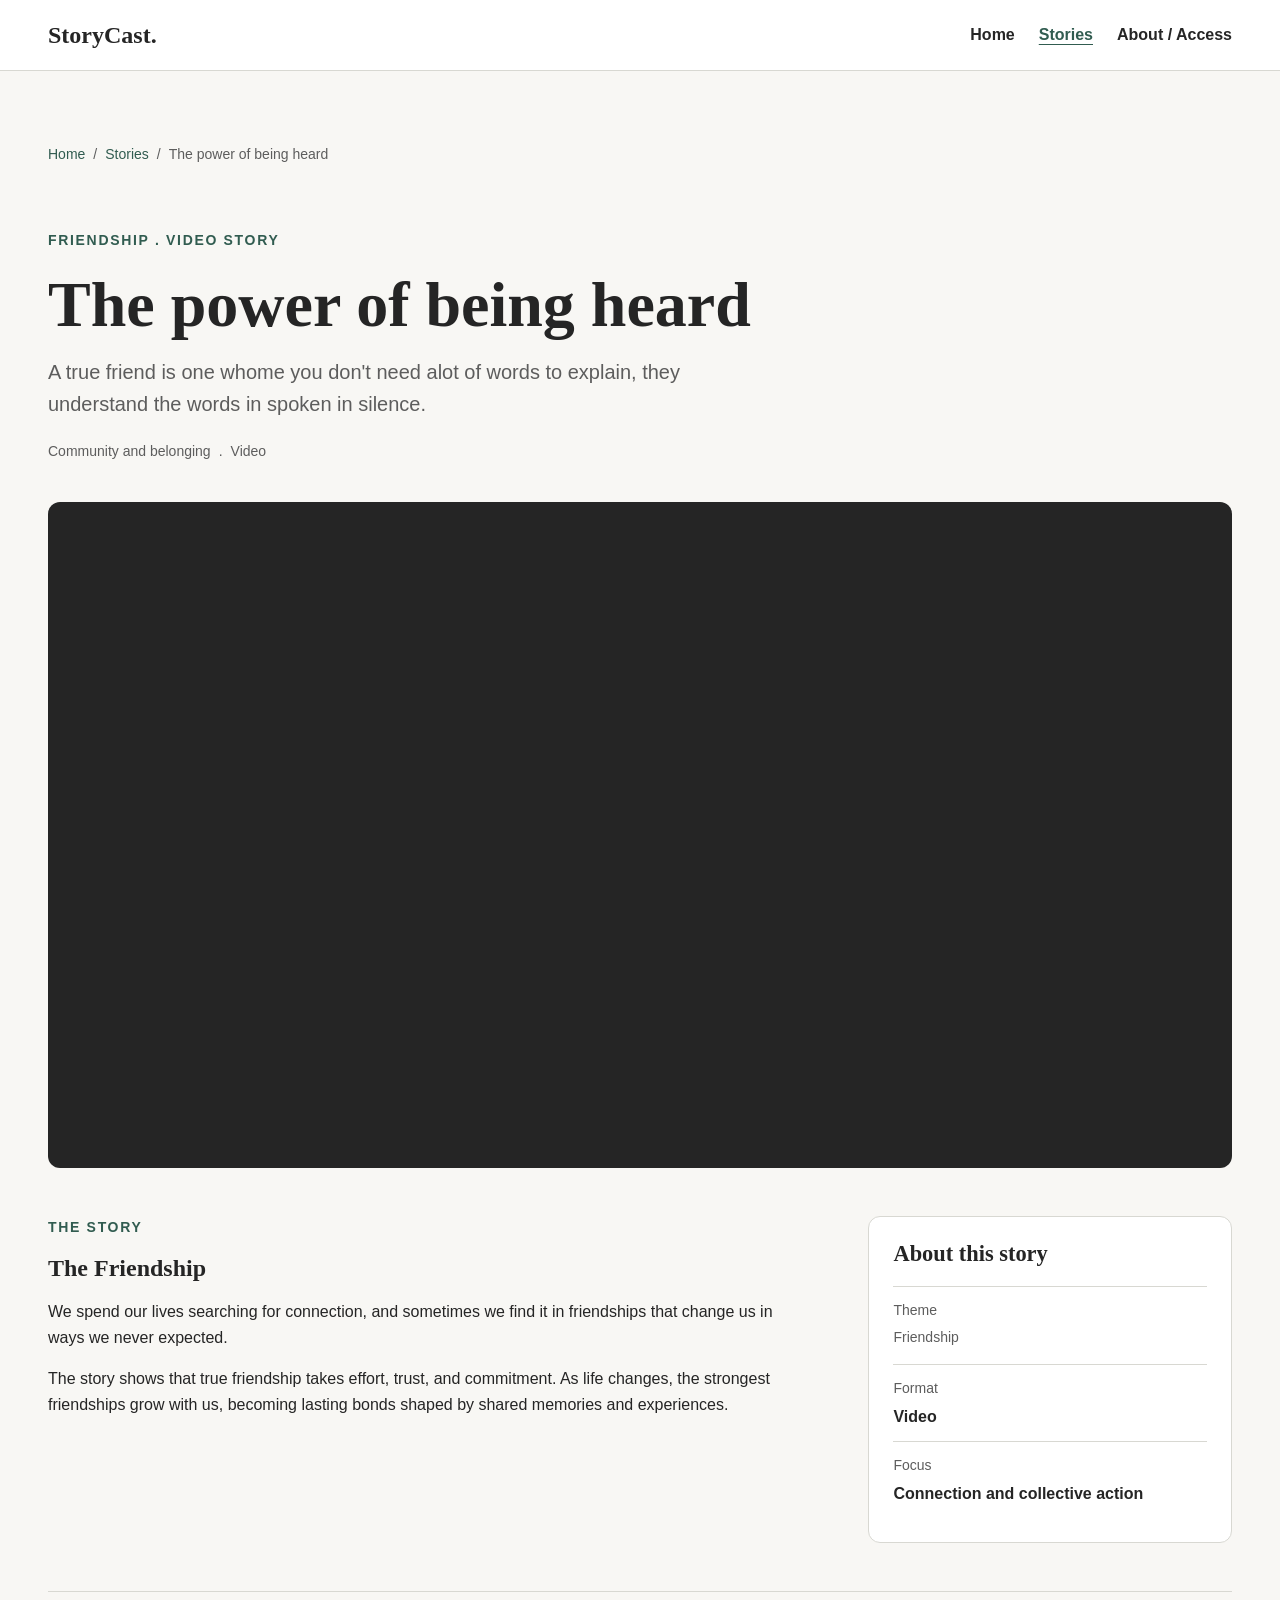
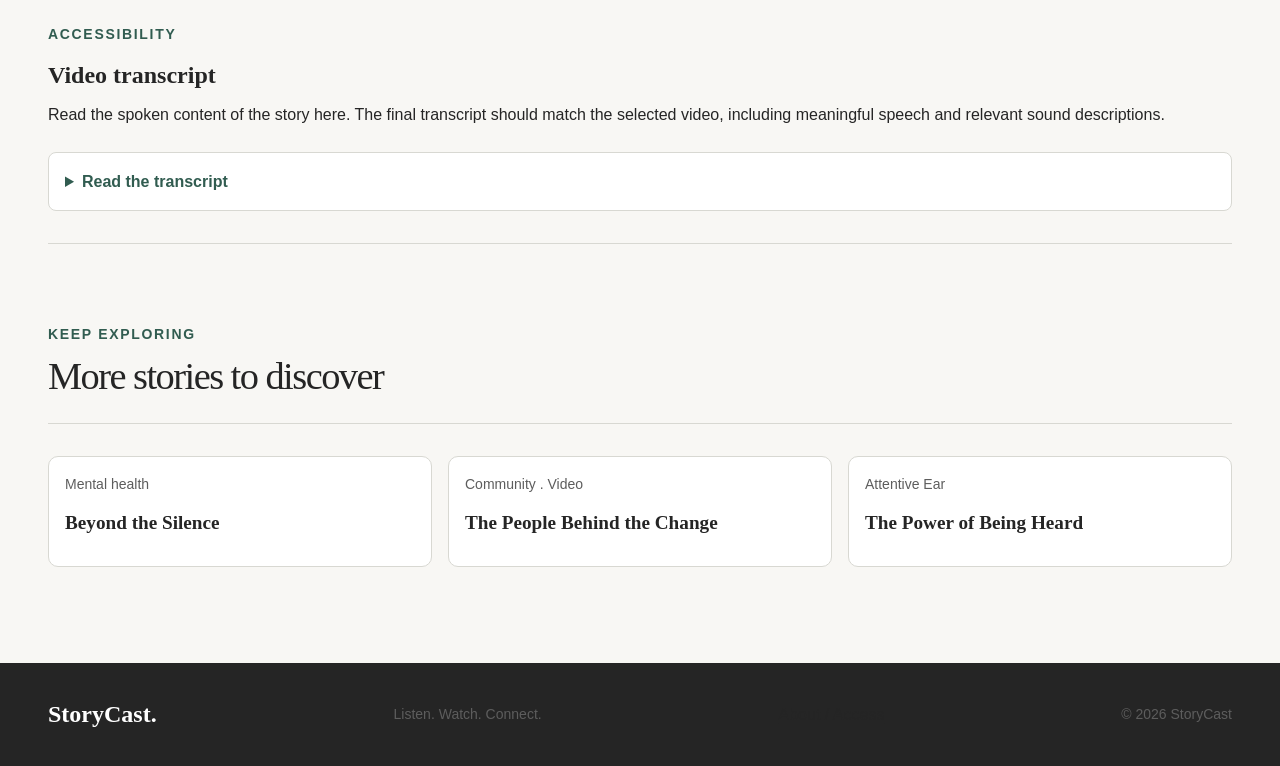
<file: story/the-power-of-being-heard.html>
<!DOCTYPE html>
<html lang="en">
<head>
    <meta charset="UTF-8">
    <meta name="viewport" content="width=device-width, initial-scale=1.0">

    <meta
        name="description"
        content="Discover Stronger Together, a StoryCast story about community, connection and collective action.">

        <title>The power of being heard - StoryCast</title>

        <link rel="stylesheet" href="../css/main.css">
</head>

<body>
    <a class="skip-link" href="#main-content">Skip to main content</a>

    <header class="site-header">
        <div class="container header-inner">
            <a class="site-logo" href="../index.html" aria-label="StoryCast home">
                StoryCast<span aria-hidden="true">.</span>
            </a>

            <nav class="site-nav" aria-label="Main Navigation">
                <a href="../index.html">Home</a>
                <a href="../index.html#featured-stories" aria-current="page">Stories</a>
                <a href="../about.html">About / Access</a>
            </nav>
        </div>
    </header>

    <main id="main-content" class="site-main">

        <nav class="container breadcrumb" aria-label="Breadcrumb">
            <a href="../index.html">Home</a>
            <span aria-hidden="true">/</span>
            <a href="../inde.html#featured-stories">Stories</a>
            <span aria-hidden="true">/</span>
            <span aria-current="page">The power of being heard</span>
        </nav>

        <article class="story-detail container">
            
            <header class="story-detail__header">
                <p class="eyebrow">Friendship . Video story</p>

                <h1>The power of being heard</h1>

                <p class="story-detail__intro">
                    A true friend is one whome you don't need alot of words to explain, they understand the words in spoken in silence.
                </p>

                <div class="story-meta">
                    <span>Community and belonging</span>
                    <span aria-hidden="true">.</span>
                    <span> Video</span>
                </div>
            </header>

            <section class="story-media" aria-labelledy="media-heading">
                <h2 id="media-heading" class="visually-hidden"> Watch the story</h2>

                 <!-- video -->
                <div class="video-embed">

                    <iframe
                    width="560" height="315" src="https://www.youtube.com/embed/MGh-JT0Hv9c?si=YJHi2vUeMzUKMtnY" title="YouTube video player" frameborder="0" allow="accelerometer; autoplay; clipboard-write; encrypted-media; gyroscope; picture-in-picture; web-share" referrerpolicy="strict-origin-when-cross-origin" allowfullscreen></iframe>
                </div>
            </section>

            <div class="story-detail__body">
                <section class="story-narrative" aria-hidden="about-story">
                    <p class="eyebrow"> The story</p>
                    <h2 id="about-story">The Friendship</h2>

                    <p>
                        We spend our lives searching for connection, 
                        and sometimes we find it in friendships that change us in ways we never expected.
                    </p>

                    <p>
                        The story shows that true friendship takes effort, trust, and commitment. 
                        As life changes, the strongest friendships grow with us, 
                        becoming lasting bonds shaped by shared memories and experiences.
                    </p>
                </section>

                <aside class="story-sidebar" aria-label="Story information">
                    <h2> About this story</h2>

                    <dl class="story-facts">
                        <div>
                            <dt> Theme</dt>
                            <dt> Friendship</dt>
                        </div>
                        
                        <div>
                            <dt>Format</dt>
                            <dd>Video</dd>
                        </div>

                        <div>
                            <dt>Focus</dt>
                            <dd>Connection and collective action</dd>
                        </div>
                    </dl>
                </aside>
            </div>

            <section class="transcript-section" aria-labelledby="transcript-heading">
                <p class="eyebrow">Accessibility</p>
                <h2 id="transcript-heading">Video transcript</h2>

                <p>
                    Read the spoken content of the story here. The final transcript should match the selected video, including meaningful speech and relevant sound descriptions.
                </p>

                <details class="transcript-details">
                    <summary> Read the transcript</summary>

                    <div class="transcript-content">
                        <p>We're born alone, we die alone, and in between, we spend our lives looking for something: connection. That's all we want.</p>

                        <p>Every once in a while, we might find it in a true friend. Many friendships will come, only to fade as quickly as a firework. But some, a rare and precious few, turn life up to eleven and keep it there.</p>

                        <p>You gotta hold on to friends like these because, just like air, you'll miss them when they're gone. No one else gets it, but they do, because they know what's in your soul, your heart, your mind.</p>

                        <p>They can blindside you, come out of nowhere, but you'll know them right away. You'll click as perfectly as a jack plug into an amp. They'll know what you're thinking before you've thought it, anticipating your every move.</p>

                        <p>They'll understand the demons as well as the angels inside of you, never judging you for it either. And together, you'll unleash a thrill that makes you surge with life.</p>

                        <p>But don't be fooled: friendships are not easy. You got to put the effort in and take as good care of them as you do your own flesh.</p>

                        <p>There will be good times and epic, adrenaline-filled challenges where it seems there's no way you can make it. But if you trust in one another and commit, you'll find a way, coming through together, closer and stronger.</p>

                        <p>Even so, you age. The world, in time, everything and everyone changes. Slowly, that boiling energy of young friendship will cool and be replaced by the bonds of a deep, mutual history, complete with the scars that tell the stories of a lifetime well lived.</p>

                        <p>It's as inevitable as ripples altering their size. So don't fight it. Go with it. Ride it out together.</p>
                    </div>
                </details>
            </section>
        </article>

        <section class="related-stories container" aria-labelledby="related-heading">
            <div class="section-heading">
                <div>
                    <p class="eyebrow">Keep exploring</p>
                    <h2 id="related-heading"> More stories to discover</h2>
                </div>
            </div>

            <div class="related-story-links">
                <a href="beyond-the-silence.html">
                    <span> Mental health </span>
                    <strong>Beyond the Silence</strong>
                    <span aria-hidden="true"></span>
                </a>

                <a href="the-people-behind-the-change.html">
                    <span>Community . Video</span>
                    <strong>The People Behind the Change</strong>
                    <span aria-hidden="true"></span>
                </a>

                <a href="the-power-of-being-heard.html">
                    <span> Attentive Ear</span>
                    <strong>The Power of Being Heard</strong>
                    <span aria-hidden="true"></span>
                </a>
            </div>
        </section>
    </main>

    <footer class="site-footer">
        <div class="container footer-inner">
            <a class="site-logo" href="../index.html">
                StoryCast<span aria-hidden="true">.</span>
            </a>

            <p> Listen. Watch. Connect.</p>

            <a href="../about.html">About / Access</a>

            <p class="footer-copyright">&copy; 2026 StoryCast</p>
        </div>
    </footer>

</body>
</html>
</file>
<file: css/main.css>
*,
*::before,
*::after {
  box-sizing: border-box;
}

html {
  scroll-behavior: smooth;
}

body {
  margin: 0;
  background-color: #f8f7f4;
  color: #252525;
  font-family: Arial, Helvetica, sans-serif;
  font-size: 1rem;
  line-height: 1.6;
}

h1,
h2,
h3,
h4,
h5,
h6 {
  color: #252525;
  font-family: Georgia, "Times New Roman", serif;
  line-height: 1.2;
}

p {
  margin-top: 0;
}

img,
video {
  display: block;
  max-width: 100%;
}

a {
  color: #315c50;
}

a:hover {
  color: #24473e;
}

a:focus-visible,
button:focus-visible,
input:focus-visible,
textarea:focus-visible,
summary:focus-visible {
  outline: 3px solid #b45309;
  outline-offset: 3px;
}

button,
input,
textarea {
  font: inherit;
}

button {
  cursor: pointer;
}

::selection {
  background-color: #315c50;
  color: #ffffff;
}

.container {
  width: min(100% - clamp(1rem, 4vw, 3rem) * 2, 1200px);
  margin-inline: auto;
}

.site-header {
  background-color: #ffffff;
  border-bottom: 1px solid #d8d8d2;
}

.header-inner {
  display: flex;
  align-items: center;
  justify-content: space-between;
  gap: 1rem;
  padding-block: 1rem;
}

.site-logo {
  color: #252525;
  font-family: Georgia, "Times New Roman", serif;
  font-size: 1.5rem;
  font-weight: 700;
  text-decoration: none;
}

.site-nav {
  display: flex;
  flex-wrap: wrap;
  align-items: center;
  gap: 1.5rem;
}

.site-nav a {
  color: #252525;
  font-weight: 600;
  text-decoration: none;
}

.site-nav a:hover,
.site-nav a[aria-current=page] {
  color: #315c50;
  text-decoration: underline;
  text-underline-offset: 0.25rem;
}

.site-main {
  min-height: 60vh;
  padding-block: 3rem;
}

.site-footer {
  padding-block: 2rem;
  border-top: 1px solod #d8d8d2;
  background-color: #252525;
  color: #ffffff;
}

.site-footer a {
  color: #ffffff;
}

/* Shared small labels used to introduce sections */
.eyebrow {
  margin: 0 0 1rem;
  color: #315c50;
  font-size: 0.875rem;
  font-weight: 700;
  letter-spacing: 0.12em;
  line-height: 1.5;
  text-transform: uppercase;
}

/* Homepage hero */
.hero {
  padding-top: clamp(4rem, 10vw, 8rem);
  padding-bottom: clamp(4rem, 8vw, 7rem);
}

.hero h1 {
  max-width: 900px;
  margin: 0;
  font-family: Georgia, "Times New Roman", serif;
  font-size: clamp(4rem, 9vw, 7rem);
  font-weight: 400;
  letter-spacing: -0.075em;
  line-height: 0.88;
}

.hero h1 span,
.about-teaser h2 span {
  color: #315c50;
  font-style: italic;
}

.hero-bottom {
  display: flex;
  align-items: center;
  justify-content: space-between;
  gap: 2rem;
  margin-top: 2rem;
}

.hero-description {
  max-width: 440px;
  margin: 0;
  color: #5d5d5d;
  font-size: clamp(1rem, 2vw, 1.15rem);
  line-height: 1.7;
}

/* Reusable buttons */
.button {
  display: inline-flex;
  align-items: center;
  justify-content: center;
  gap: 0.75rem;
  min-height: 48px;
  padding: 0.75rem 1.5rem;
  border: 1px solid transparent;
  border-radius: 2px;
  font-size: 1rem;
  font-weight: 700;
  text-decoration: none;
  transition: background-color 180ms ease, color 180ms ease, border-color 180ms ease;
}

.button-primary {
  background-color: #315c50;
  color: #ffffff;
}

.button-primary:hover {
  border-color: #24473e;
  background-color: #24473e;
  color: #ffffff;
}

/* Featured stories section */
.story-section {
  padding-top: 2rem;
  padding-bottom: clamp(4rem, 9vw, 8rem);
}

.section-heading {
  display: flex;
  align-items: end;
  justify-content: space-between;
  gap: 2rem;
  margin-bottom: 2rem;
  padding-bottom: 1.5rem;
  border-bottom: 1px solid #d8d8d2;
}

.section-heading .eyebrow {
  margin-bottom: 0.5rem;
}

.section-heading h2 {
  margin: 0;
  font-family: Georgia, "Times New Roman", serif;
  font-size: clamp(1.75rem, 3vw, 2.5rem);
  font-weight: 400;
  letter-spacing: -0.04em;
}

.section-intro {
  max-width: 300px;
  margin: 0;
  color: #5d5d5d;
  line-height: 1.6;
}

/* Responsive grid of story cards */
.story-grid {
  display: grid;
  grid-template-columns: repeat(2, minmax(0, 1fr));
  gap: 3rem 2rem;
  align-items: start;
}

.story-card {
  min-width: 0;
  container-type: inline-size;
}

/* Visual preview panels.
   These are intentional CSS illustrations, not photographs. */
.story-card__visual {
  position: relative;
  display: flex;
  min-height: 240px;
  aspect-ratio: 1.35/1;
  flex-direction: column;
  align-items: flex-start;
  justify-content: space-between;
  overflow: hidden;
  padding: 1.5rem;
  isolation: isolate;
  color: #252525;
  text-decoration: none;
}

.story-card__visual img {
  display: block;
  width: 100%;
  height: 100%;
  object-fit: cover;
}

.story-card--featured .story-card__visual {
  aspect-ratio: 1.65/1;
}

.story-card__visual--voice {
  background: #e6dfd0;
  color: #315c50;
}

.story-card__visual--community {
  background: #d9e0d5;
  color: #294b3e;
}

.story-card__visual--heritage {
  background: #ead8c3;
  color: #704a35;
}

.story-card__visual--change {
  background: #dce3e8;
  color: #38556b;
}

.visual-index {
  font-family: Georgia, "Times New Roman", serif;
  font-size: clamp(2rem, 5vw, 4rem);
  line-height: 1;
}

.visual-caption {
  align-self: flex-end;
  max-width: 70%;
  font-size: 0.875rem;
  font-weight: 700;
  letter-spacing: 0.08em;
  text-align: right;
  text-transform: uppercase;
}

/* Card text and links */
.story-card__content {
  padding-top: 1rem;
}

.story-type {
  margin: 0 0 0.75rem;
  color: #5d5d5d;
  font-size: 0.875rem;
  line-height: 1.5;
}

.story-card h3 {
  margin: 0 0 0.75rem;
  font-family: Georgia, "Times New Roman", serif;
  font-size: clamp(1.5rem, 3vw, 2.15rem);
  font-weight: 400;
  letter-spacing: -0.035em;
  line-height: 1.15;
}

.story-card h3 a {
  color: #252525;
  text-decoration: none;
  text-underline-offset: 0.15em;
}

.story-card h3 a:hover {
  color: #315c50;
  text-decoration: underline;
}

.story-card__content > p:not(.story-type) {
  max-width: 470px;
  margin: 0 0 1rem;
  color: #5d5d5d;
  line-height: 1.7;
}

.text-link {
  display: inline-flex;
  align-items: center;
  gap: 0.5rem;
  min-height: 44px;
  color: #315c50;
  font-weight: 700;
  text-decoration: underline;
  text-decoration-color: transparent;
  text-underline-offset: 0.25em;
  transition: text-decoration-color 180ms ease;
}

.text-link:hover {
  text-decoration-color: currentColor;
}

/* About section near the bottom of the homepage */
.about-teaser {
  margin-bottom: 4rem;
  padding-top: clamp(3rem, 8vw, 6rem);
  padding-bottom: clamp(3rem, 8vw, 6rem);
  border-top: 1px solid #d8d8d2;
  border-bottom: 1px solid #d8d8d2;
}

.about-teaser h2 {
  max-width: 850px;
  margin: 0;
  font-family: Georgia, "Times New Roman", serif;
  font-size: clamp(3rem, 8vw, 6.5rem);
  font-weight: 400;
  letter-spacing: -0.065em;
  line-height: 0.98;
}

.about-teaser__bottom {
  display: flex;
  align-items: end;
  justify-content: space-between;
  gap: 2rem;
  margin-top: 2rem;
}

.about-teaser__bottom p {
  max-width: 480px;
  margin: 0;
  color: #5d5d5d;
  line-height: 1.7;
}

/* Footer content alignment */
.footer-inner {
  display: flex;
  align-items: center;
  justify-content: space-between;
  gap: 1rem;
  flex-wrap: wrap;
}

.footer-inner p {
  margin: 0;
  color: #5d5d5d;
  font-size: 0.875rem;
}

.footer-inner > a:not(.site-logo) {
  color: #252525;
  text-underline-offset: 0.2em;
}

/* Container query: adapt a card to its own available width */
@container (max-width: 340px) {
  .story-card__visual {
    min-height: 190px;
    padding: 1rem;
  }
  .story-card__content h3 {
    font-size: 1.55rem;
  }
  .visual-caption {
    font-size: 0.75rem;
  }
}
/* --------------------------------
   Story detail page
-------------------------------- */
.breadcrumb {
  display: flex;
  flex-wrap: wrap;
  align-items: center;
  gap: 0.5rem;
  padding-top: 1.5rem;
  color: #5d5d5d;
  font-size: 0.875rem;
}
.breadcrumb a {
  color: #315c50;
  text-decoration: none;
}
.breadcrumb a:hover {
  text-decoration: underline;
}

.story-detail {
  padding-top: 2rem;
}

.story-detail__header {
  max-width: 850px;
  padding: 2rem 0 1.5rem;
}
.story-detail__header h1 {
  max-width: 800px;
  margin: 0.75rem 0;
  font-family: Georgia, "Times New Roman", serif;
  font-size: clamp(2.25rem, 5vw, 4rem);
  line-height: 1.2;
  color: #252525;
}

.story-detail__intro {
  max-width: 720px;
  color: #5d5d5d;
  font-size: 1.25rem;
  line-height: 1.6;
}

.story-meta {
  display: flex;
  flex-wrap: wrap;
  align-items: center;
  gap: 0.5rem;
  margin-top: 1rem;
  color: #5d5d5d;
  font-size: 0.875rem;
}

.story-media {
  margin: 1rem 0 3rem;
}

.video-embed {
  width: 100%;
  aspect-ratio: 16/9;
  overflow: hidden;
  border-radius: 12px;
  background: #252525;
}
.video-embed iframe {
  display: block;
  width: 100%;
  height: 100%;
  border: 0;
}

.story-media__placeholder {
  display: flex;
  min-height: 360px;
  flex-direction: column;
  align-items: center;
  justify-content: center;
  gap: 0.75rem;
  padding: 2rem;
  background: #252525;
  color: #ffffff;
  text-align: center;
  border-radius: 12px;
}

.story-media__icon {
  font-size: 2.5rem;
}

.story-media__note {
  font-size: 0.875rem;
  color: #deded8;
}

.story-detail__body {
  display: grid;
  grid-template-columns: minmax(0, 1.7fr) minmax(240px, 0.8fr);
  gap: 3rem;
  align-items: start;
  margin-bottom: 3rem;
}

.story-narrative {
  max-width: 760px;
}
.story-narrative h2 {
  margin: 0.75rem 0 1rem;
  font-family: Georgia, "Times New Roman", serif;
  line-height: 1.2;
}
.story-narrative p {
  line-height: 1.6;
}

.story-sidebar {
  padding: 1.5rem;
  border: 1px solid #d8d8d2;
  border-radius: 12px;
  background: #ffffff;
}
.story-sidebar h2 {
  margin-top: 0;
  font-family: Georgia, "Times New Roman", serif;
  font-size: 1.4rem;
}

.story-facts {
  margin: 0;
}
.story-facts div {
  padding: 0.75rem 0;
  border-top: 1px solid #d8d8d2;
}
.story-facts dt {
  margin-bottom: 0.25rem;
  color: #5d5d5d;
  font-size: 0.875rem;
}
.story-facts dd {
  margin: 0;
  font-weight: 600;
}

.transcript-section {
  margin: 3rem 0;
  padding: 2rem 0;
  border-top: 1px solid #d8d8d2;
  border-bottom: 1px solid #d8d8d2;
}
.transcript-section h2 {
  margin: 0.75rem 0;
  font-family: Georgia, "Times New Roman", serif;
}

.transcript-details {
  margin-top: 1.5rem;
  border: 1px solid #d8d8d2;
  border-radius: 8px;
  background: #ffffff;
}
.transcript-details summary {
  padding: 1rem;
  cursor: pointer;
  color: #315c50;
  font-weight: 600;
}
.transcript-details summary:focus-visible {
  outline: 3px solid #b45309;
  outline-offset: 3px;
}

.transcript-content {
  padding: 0 1rem 1rem;
}
.transcript-content p {
  line-height: 1.6;
}
.transcript-content h3 {
  margin-top: 1.5rem;
  font-family: Georgia, "Times New Roman", serif;
}

.related-stories {
  padding-top: 2rem;
  padding-bottom: 3rem;
}

.related-story-links {
  display: grid;
  grid-template-columns: repeat(3, minmax(0, 1fr));
  gap: 1rem;
}
.related-story-links a {
  display: flex;
  min-width: 0;
  flex-direction: column;
  gap: 0.75rem;
  padding: 1rem;
  border: 1px solid #d8d8d2;
  border-radius: 10px;
  background: #ffffff;
  color: #252525;
  text-decoration: none;
  transition: border-color 180ms ease, transform 180ms ease;
}
.related-story-links a:hover {
  border-color: #315c50;
  transform: translateY(-2px);
}
.related-story-links a:focus-visible {
  outline: 3px solid #b45309;
  outline-offset: 3px;
}
.related-story-links a span {
  color: #5d5d5d;
  font-size: 0.875rem;
}
.related-story-links a strong {
  font-family: Georgia, "Times New Roman", serif;
  font-size: 1.2rem;
}

/* Utility for headings used by assistive technology */
.visually-hidden {
  position: absolute;
  width: 1px;
  height: 1px;
  padding: 0;
  margin: -1px;
  overflow: hidden;
  clip: rect(0, 0, 0, 0);
  white-space: nowrap;
  border: 0;
}

.audio-player {
  width: 100%;
  max-width: 660px;
  margin: 1.5rem 0;
}
.audio-player iframe {
  display: block;
  width: 100%;
  border: 0;
  border-radius: 12px;
}

/* About page: keep the content readable and structured */
.about-hero,
.about-mission,
.about-values,
.access-section,
.about-contribute {
  max-width: 1200px;
  margin-inline: auto;
  padding-inline: clamp(1rem, 4vw, 3rem);
}

.about-hero {
  padding-top: 3rem;
  padding-bottom: 2rem;
}
.about-hero h1 {
  max-width: 850px;
  font-size: clamp(2.5rem, 5vw, 4rem);
  line-height: 1.12;
}
.about-hero p {
  max-width: 850px;
}

/* Purpose section */
.about-mission {
  display: grid;
  grid-template-columns: 1.2fr 0.8fr;
  align-items: center;
  gap: 2rem;
  padding-block: 2rem;
}

.about-values {
  padding-block: 2rem;
}
.about-values__grid {
  display: grid;
  grid-template-columns: repeat(3, minmax(0, 1fr));
  gap: 1rem;
}

.about-value {
  padding: 1.5rem;
  background: #ffffff;
  border: 1px solid #d8d8d2;
  border-radius: 8px;
}
.about-value h3 {
  margin-top: 0.75rem;
}
.about-value p {
  color: #5d5d5d;
  font-size: 0.875rem;
}

/* Accessibility features */
.access-section {
  padding-block: 2rem;
}
.access-section__intro {
  max-width: 700px;
}

.access-list {
  display: grid;
  grid-template-columns: repeat(2, minmax(0, 1fr));
  gap: 0.75rem;
}

.access-item {
  padding: 1rem;
  background: #ffffff;
  border: 1px solid #d8d8d2;
  border-radius: 6px;
}

/* Get involved call-to-action */
.about-contribute {
  padding-block: 3rem;
  text-align: center;
}
.about-contribute__inner {
  max-width: 650px;
  margin-inline: auto;
}

/* Medium screens and tablets */
@media (max-width: 760px) {
  .header-inner {
    align-items: flex-start;
    gap: 1rem;
  }
  .site-nav {
    gap: 0.75rem 1rem;
  }
  .hero-bottom,
  .section-heading,
  .about-teaser__bottom {
    align-items: flex-start;
    flex-direction: column;
  }
  .hero-bottom {
    gap: 1.5rem;
  }
  .section-intro {
    max-width: 500px;
  }
  .story-grid {
    gap: 2rem 1.5rem;
  }
  .story-card__visual {
    min-height: 210px;
  }
  .footer-inner {
    align-items: flex-start;
  }
}
/* Small screens and phones */
@media (max-width: 520px) {
  .header-inner {
    flex-direction: column;
  }
  .site-nav {
    width: 100%;
    gap: 0.5rem 1rem;
  }
  .hero {
    padding-top: 4rem;
  }
  .hero h1 {
    font-size: clamp(3.6rem, 17vw, 5.5rem);
  }
  .story-grid {
    grid-template-columns: minmax(0, 1fr);
    gap: 3rem;
  }
  .story-card--featured .story-card__visual,
  .story-card__visual {
    aspect-ratio: 1.3/1;
    min-height: 230px;
  }
  .section-heading {
    gap: 0.75rem;
  }
  .about-teaser h2 {
    font-size: clamp(2.8rem, 12vw, 4rem);
  }
  .footer-inner {
    flex-direction: column;
    align-items: flex-start;
    gap: 0.75rem;
  }
}
/* Respect users who prefer reduced motion */
@media (prefers-reduced-motion: reduce) {
  *,
  *::before,
  *::after {
    scroll-behavior: auto !important;
    animation-duration: 0.01ms !important;
    animation-iteration-count: 1 !important;
    transition-duration: 0.01ms !important;
  }
}
/* Story detail responsive layout */
@media (max-width: 760px) {
  .story-detail__body {
    grid-template-columns: minmax(0, 1fr);
    gap: 2rem;
  }
  .story-sidebar {
    max-width: none;
  }
  .related-story-links {
    grid-template-columns: repeat(2, minmax(0, 1fr));
  }
  .story-media__placeholder {
    min-height: 280px;
  }
}
@media (max-width: 520px) {
  .story-detail {
    padding-top: 1rem;
  }
  .story-detail__header {
    padding-top: 1.5rem;
  }
  .story-detail__header h1 {
    font-size: clamp(2.5rem, 11vw, 3.5rem);
  }
  .story-media__placeholder {
    min-height: 220px;
    padding: 1rem;
  }
  .related-story-links {
    grid-template-columns: minmax(0, 1fr);
  }
}
@media (max-width: 760px) {
  .about-mission {
    grid-template-columns: minmax(0, 1fr);
  }
  .about-values__grid {
    grid-template-columns: minmax(0, 1fr);
  }
  .access-list {
    grid-template-columns: minmax(0, 1fr);
  }
}
@media (max-width: 520px) {
  .about-hero {
    padding-top: 2rem;
  }
  .about-value {
    padding: 1rem;
  }
}
html {
  scroll-behavior: smooth;
  scroll-padding-top: 1rem;
}

.skip-link {
  position: absolute;
  z-index: 1000;
  top: 0.5rem;
  left: 0.5rem;
  transform: translateY(-160%);
  padding: 0.75rem 1rem;
  background: #252525;
  color: #ffffff;
  font-weight: 700;
  text-decoration: none;
}

.skip-link:focus {
  transform: translateY(0);
}

a:focus-visible,
button:focus-visible,
input:focus-visible,
textarea:focus-visible,
select:focus-visible {
  outline: 3px solid #b45309;
  outline-offset: 4px;
}

::selection {
  background: #315c50;
  color: #ffffff;
}

@media (prefers-reduced-motion: reduce) {
  html {
    scroll-behavior: auto;
  }
}

/*# sourceMappingURL=main.css.map */
</file>
